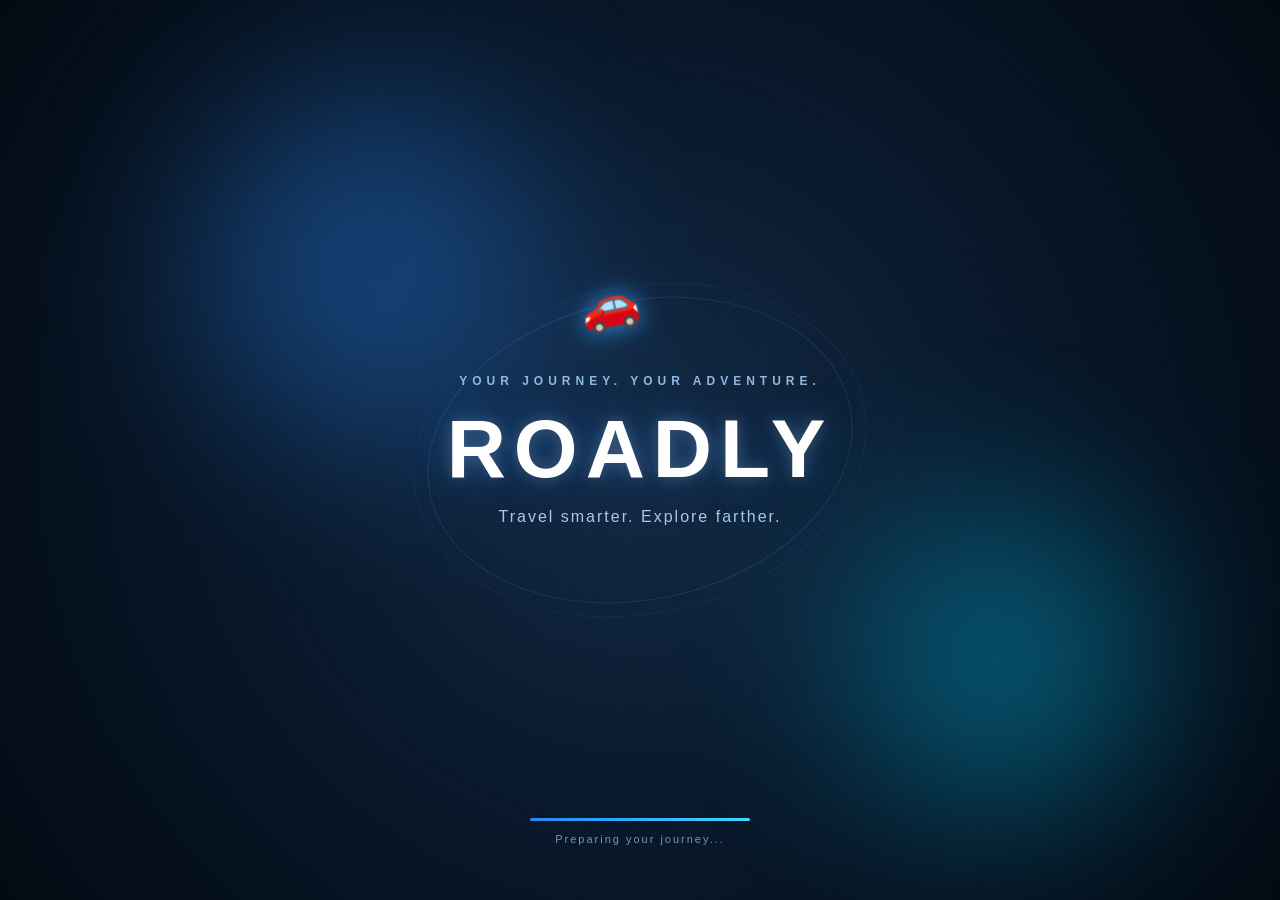
<file: roadly-intro.html>
<!DOCTYPE html>
<html lang="en">

<head>
    <meta charset="UTF-8">
    <meta name="viewport" content="width=device-width, initial-scale=1.0">

    <title>Roadly</title>

    <!-- ONLY intro-page CSS -->
    <link rel="stylesheet" href="roadly-intro.css">
</head>

<body>

    <div class="intro-screen">

        <!-- Background glow -->
        <div class="glow glow-one"></div>
        <div class="glow glow-two"></div>

        <!-- Main Roadly Logo -->
        <div class="roadly-container">

            <!-- Car orbit -->
            <div class="orbit">

                <div class="car">
                    🚗
                </div>

            </div>

            <!-- Text -->
            <div class="brand">

                <p class="tagline">
                    YOUR JOURNEY. YOUR ADVENTURE.
                </p>

                <h1>
                    ROADLY
                </h1>

                <p class="subtitle">
                    Travel smarter. Explore farther.
                </p>

            </div>

        </div>

        <!-- Loading line -->
        <div class="loading-container">

            <div class="loading-bar">
                <div class="loading-progress"></div>
            </div>

            <p>
                Preparing your journey...
            </p>

        </div>

    </div>

    <script src="roadly-intro.js"></script>

</body>

</html>
</file>
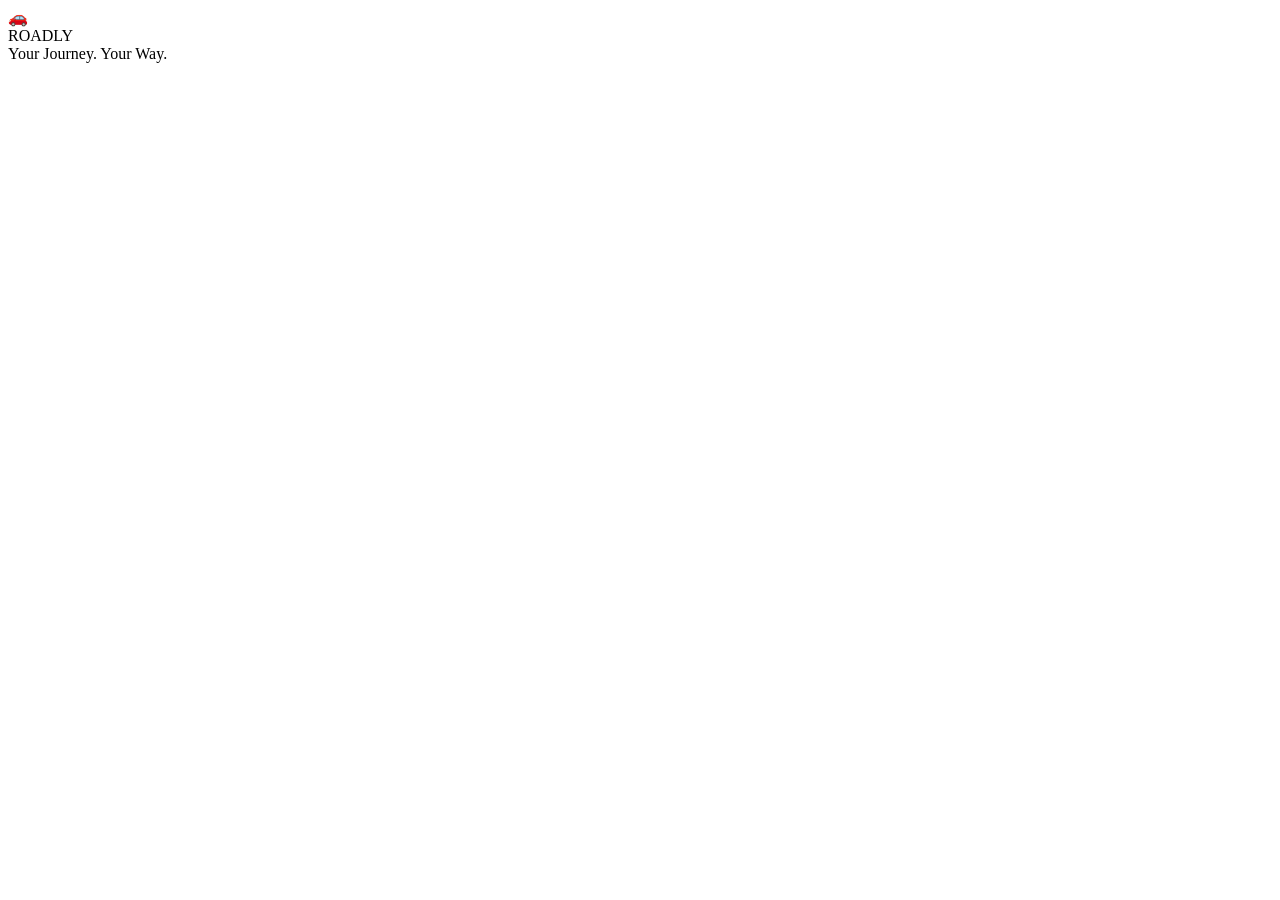
<file: pages/animation.html>
<!DOCTYPE html>
<html lang="en">

<head>

    <meta charset="UTF-8">

    <meta name="viewport"
          content="width=device-width, initial-scale=1.0">

    <title>Roadly</title>

    <link rel="stylesheet"
          href="../css/animations.css">

</head>

<body>

    <div class="roadly-intro">

        <div class="background-glow"></div>

        <div class="road">

            <div class="road-line"></div>

            <div class="car">
                🚗
            </div>

        </div>

        <div class="brand">

            <div class="logo">
                ROADLY
            </div>

            <div class="tagline">
                Your Journey. Your Way.
            </div>

        </div>

        <div class="loading">

            <div class="loading-bar"></div>

        </div>

    </div>

    <script>

        setTimeout(() => {

            window.location.href = "../index.html";

        }, 4500);

    </script>

</body>

</html>
</file>
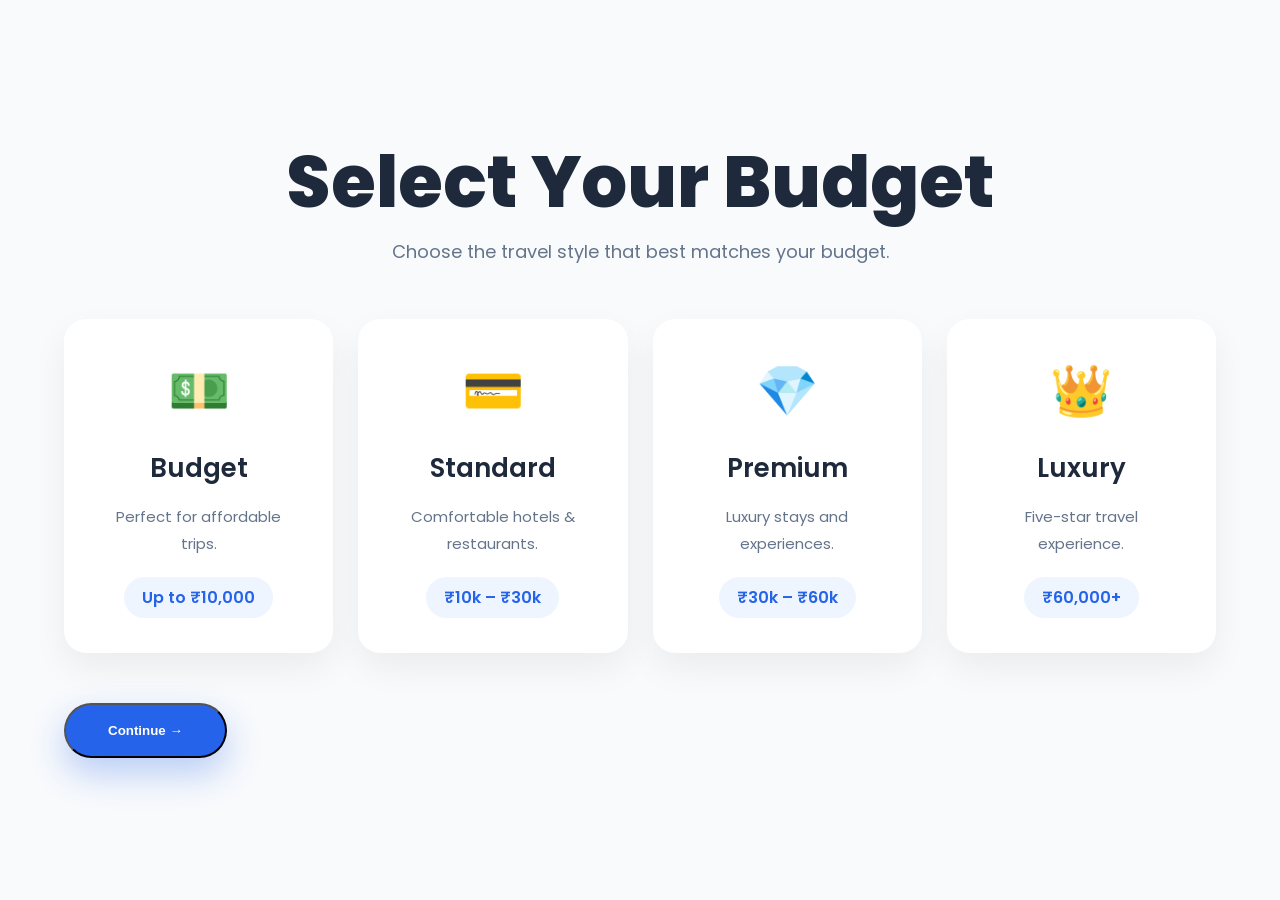
<file: pages/budget.html>
<!DOCTYPE html>
<html lang="en">

<head>

<meta charset="UTF-8">
<meta name="viewport" content="width=device-width, initial-scale=1.0">

<title>Roadly • Budget</title>

<link rel="stylesheet" href="../css/global.css">
<link rel="stylesheet" href="../css/sections.css">

</head>

<body>

<section class="trip-page">

<div class="container">

<h1>Select Your Budget</h1>

<p>Choose the travel style that best matches your budget.</p>

<div class="budget-grid">

<label class="budget-card">

<input type="radio" name="budget" value="Budget">

<h2>💵</h2>

<h3>Budget</h3>

<p>Perfect for affordable trips.</p>

<span>Up to ₹10,000</span>

</label>

<label class="budget-card">

<input type="radio" name="budget" value="Standard">

<h2>💳</h2>

<h3>Standard</h3>

<p>Comfortable hotels & restaurants.</p>

<span>₹10k – ₹30k</span>

</label>

<label class="budget-card">

<input type="radio" name="budget" value="Premium">

<h2>💎</h2>

<h3>Premium</h3>

<p>Luxury stays and experiences.</p>

<span>₹30k – ₹60k</span>

</label>

<label class="budget-card">

<input type="radio" name="budget" value="Luxury">

<h2>👑</h2>

<h3>Luxury</h3>

<p>Five-star travel experience.</p>

<span>₹60,000+</span>

</label>

</div>

<button id="saveBudget" class="primary-btn">

Continue →

</button>

</div>

</section>

<script src="../js/budget.js"></script>

</body>

</html>
</file>
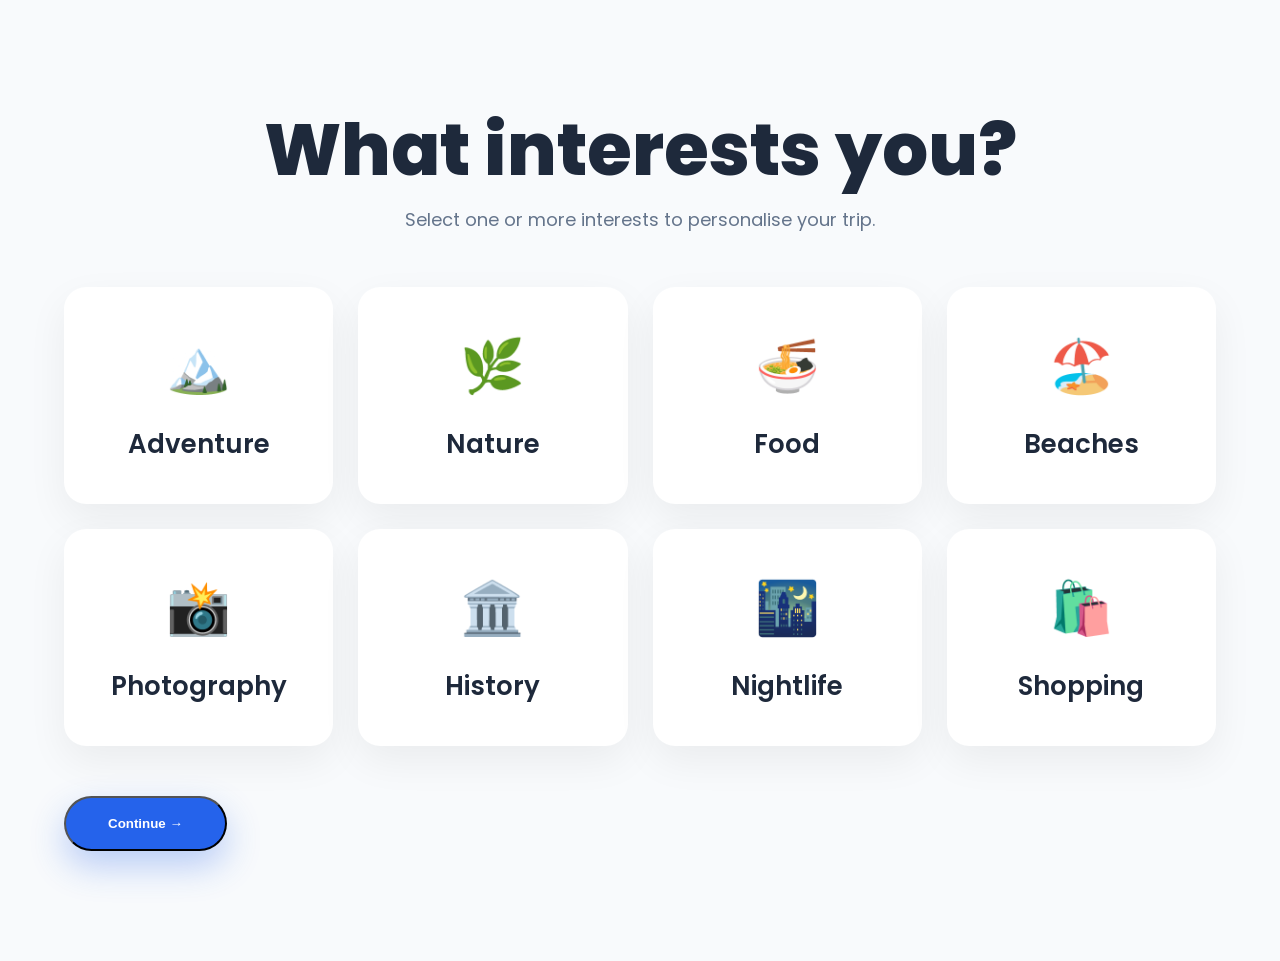
<file: pages/interests.html>
<!DOCTYPE html>
<html lang="en">

<head>

<meta charset="UTF-8">

<meta name="viewport" content="width=device-width, initial-scale=1.0">

<title>Roadly • Travel Interests</title>

<link rel="stylesheet" href="../css/global.css">
<link rel="stylesheet" href="../css/sections.css">

</head>

<body>

<section class="trip-page">

<div class="container">

<h1>What interests you?</h1>

<p>Select one or more interests to personalise your trip.</p>

<div class="interest-grid">

<label class="interest-card">
<input type="checkbox" value="Adventure">
<div>🏔️</div>
<h3>Adventure</h3>
</label>

<label class="interest-card">
<input type="checkbox" value="Nature">
<div>🌿</div>
<h3>Nature</h3>
</label>

<label class="interest-card">
<input type="checkbox" value="Food">
<div>🍜</div>
<h3>Food</h3>
</label>

<label class="interest-card">
<input type="checkbox" value="Beaches">
<div>🏖️</div>
<h3>Beaches</h3>
</label>

<label class="interest-card">
<input type="checkbox" value="Photography">
<div>📸</div>
<h3>Photography</h3>
</label>

<label class="interest-card">
<input type="checkbox" value="History">
<div>🏛️</div>
<h3>History</h3>
</label>

<label class="interest-card">
<input type="checkbox" value="Nightlife">
<div>🌃</div>
<h3>Nightlife</h3>
</label>

<label class="interest-card">
<input type="checkbox" value="Shopping">
<div>🛍️</div>
<h3>Shopping</h3>
</label>

</div>

<button id="saveInterests" class="primary-btn">

Continue →

</button>

</div>

</section>

<script src="../js/interests.js"></script>

</body>

</html>
</file>
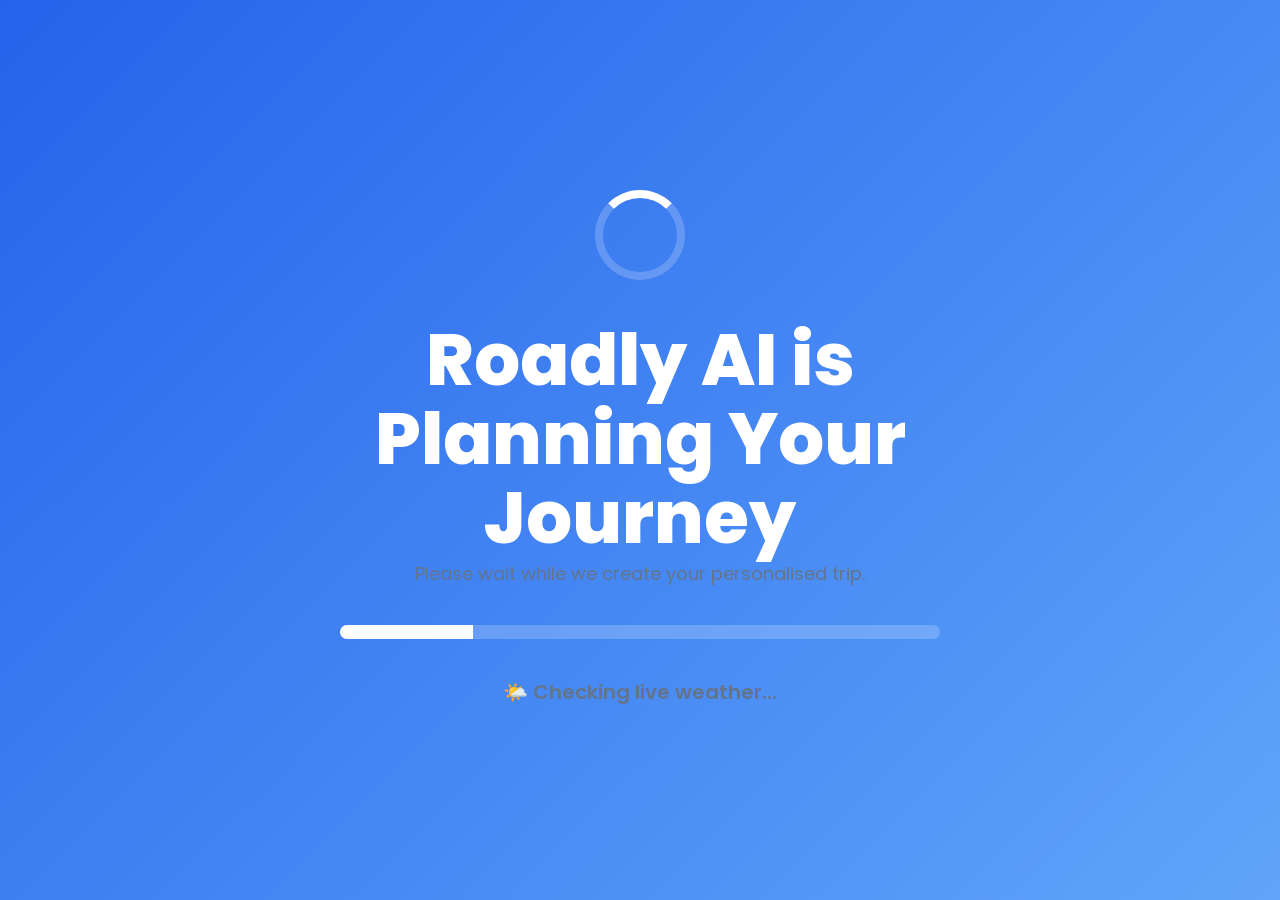
<file: pages/loading.html>
<!DOCTYPE html>
<html lang="en">

<head>

<meta charset="UTF-8">

<meta name="viewport"
content="width=device-width, initial-scale=1.0">

<title>Roadly • Planning Your Trip</title>

<link rel="stylesheet" href="../css/global.css">
<link rel="stylesheet" href="../css/sections.css">

</head>

<body>

<section class="loading-page">

<div class="loading-container">

<div class="ai-loader">

<div class="spinner"></div>

</div>

<h1>Roadly AI is Planning Your Journey</h1>

<p>Please wait while we create your personalised trip.</p>

<div class="progress-container">

<div id="progressBar"></div>

</div>

<p id="loadingText">

Starting AI...

</p>

</div>

</section>

<script src="../js/loading.js"></script>

</body>

</html>
</file>
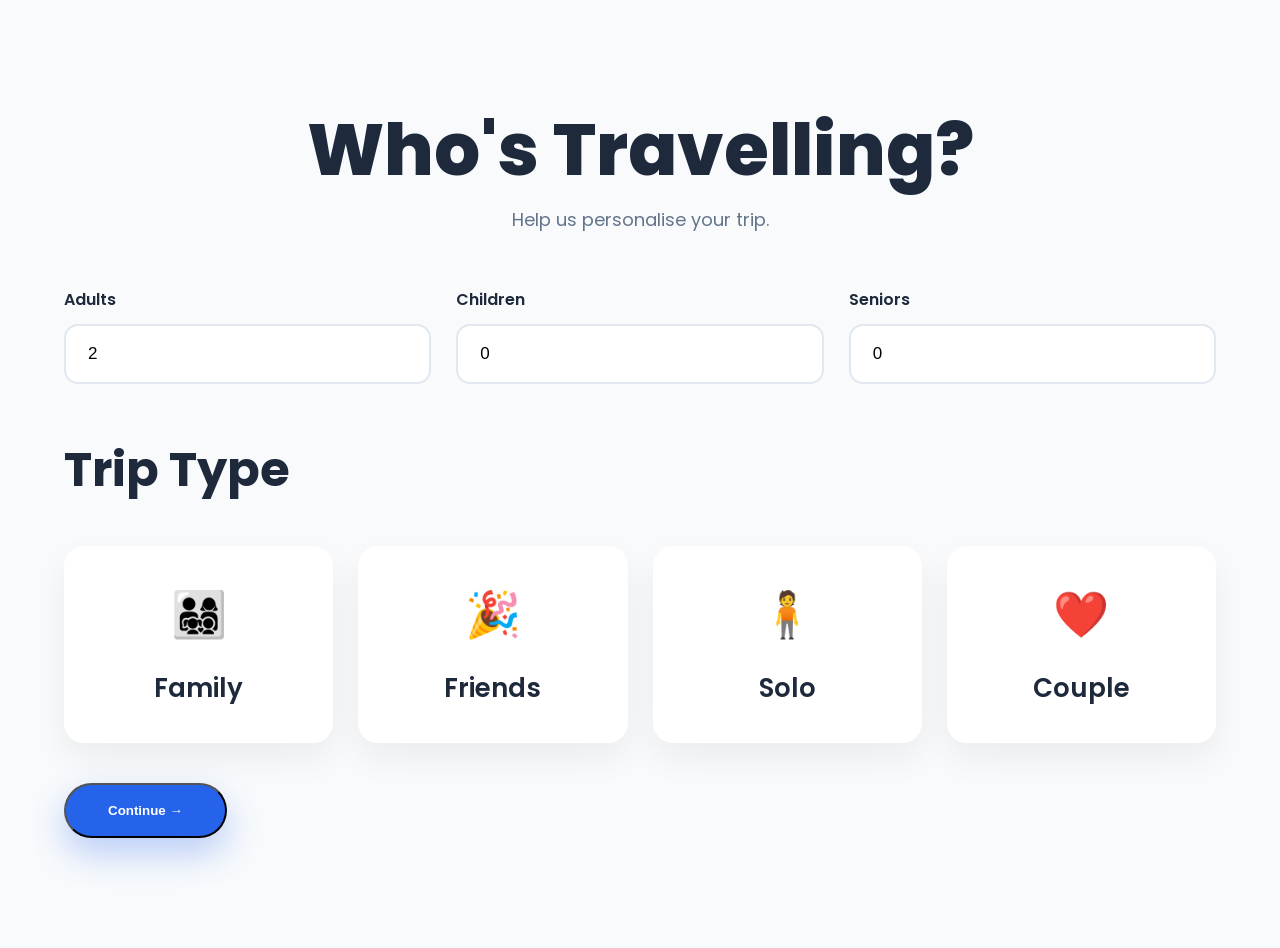
<file: pages/travellers.html>
<!DOCTYPE html>
<html lang="en">

<head>

<meta charset="UTF-8">

<meta name="viewport"
content="width=device-width, initial-scale=1.0">

<title>Roadly • Travellers</title>

<link rel="stylesheet" href="../css/global.css">
<link rel="stylesheet" href="../css/sections.css">

</head>

<body>

<section class="trip-page">

<div class="container">

<h1>Who's Travelling?</h1>

<p>
Help us personalise your trip.
</p>

<div class="traveller-grid">

<div class="input-group">

<label>Adults</label>

<input
id="adults"
type="number"
min="1"
value="2">

</div>

<div class="input-group">

<label>Children</label>

<input
id="children"
type="number"
min="0"
value="0">

</div>

<div class="input-group">

<label>Seniors</label>

<input
id="seniors"
type="number"
min="0"
value="0">

</div>

</div>

<h2 style="margin-top:50px;">
Trip Type
</h2>

<div class="trip-type-grid">

<label class="trip-type-card">

<input
type="radio"
name="tripType"
value="Family">

👨‍👩‍👧‍👦

<h3>Family</h3>

</label>

<label class="trip-type-card">

<input
type="radio"
name="tripType"
value="Friends">

🎉

<h3>Friends</h3>

</label>

<label class="trip-type-card">

<input
type="radio"
name="tripType"
value="Solo">

🧍

<h3>Solo</h3>

</label>

<label class="trip-type-card">

<input
type="radio"
name="tripType"
value="Couple">

❤️

<h3>Couple</h3>

</label>

</div>

<button
id="saveTravellers"
class="primary-btn">

Continue →

</button>

</div>

</section>

<script src="../js/travellers.js"></script>

</body>

</html>
</file>
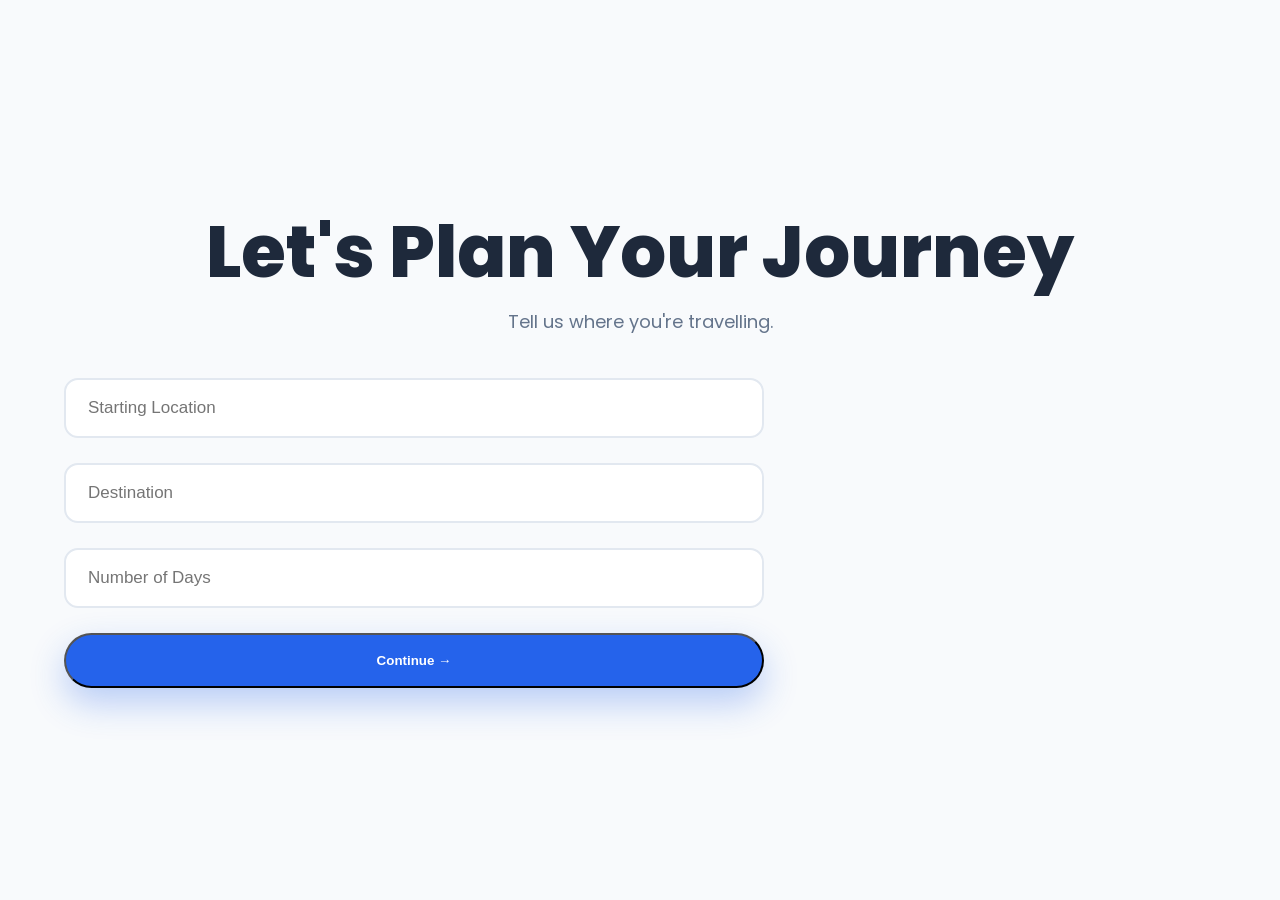
<file: pages/trip.html>
<!DOCTYPE html>

<html lang="en">

<head>

<meta charset="UTF-8">

<meta name="viewport"
content="width=device-width,initial-scale=1.0">

<title>

Roadly • Trip Details

</title>


<link rel="stylesheet"
href="../css/global.css">

<link rel="stylesheet"
href="../css/sections.css">

</head>

<body>

<section class="trip-page">

<div class="container">

<h1>

Let's Plan Your Journey

</h1>

<p>

Tell us where you're travelling.

</p>

<div class="trip-form">

<div class="input-group">

    <input
        id="start"
        type="text"
        placeholder="Starting Location"
        autocomplete="off">

    <div id="startResults" class="search-results"></div>

</div>

<div class="input-group">

    <input
        id="destination"
        type="text"
        placeholder="Destination"
        autocomplete="off">

    <div id="destinationResults" class="search-results"></div>

</div>

<input
id="days"
type="number"
placeholder="Number of Days">

<button
id="continueTrip"
class="primary-btn">

Continue →

</button>

</div>

</div>

</section>


<script src="../js/config.js"></script>

<script src="../js/trip.js"></script>

</body>

</html>
</file>
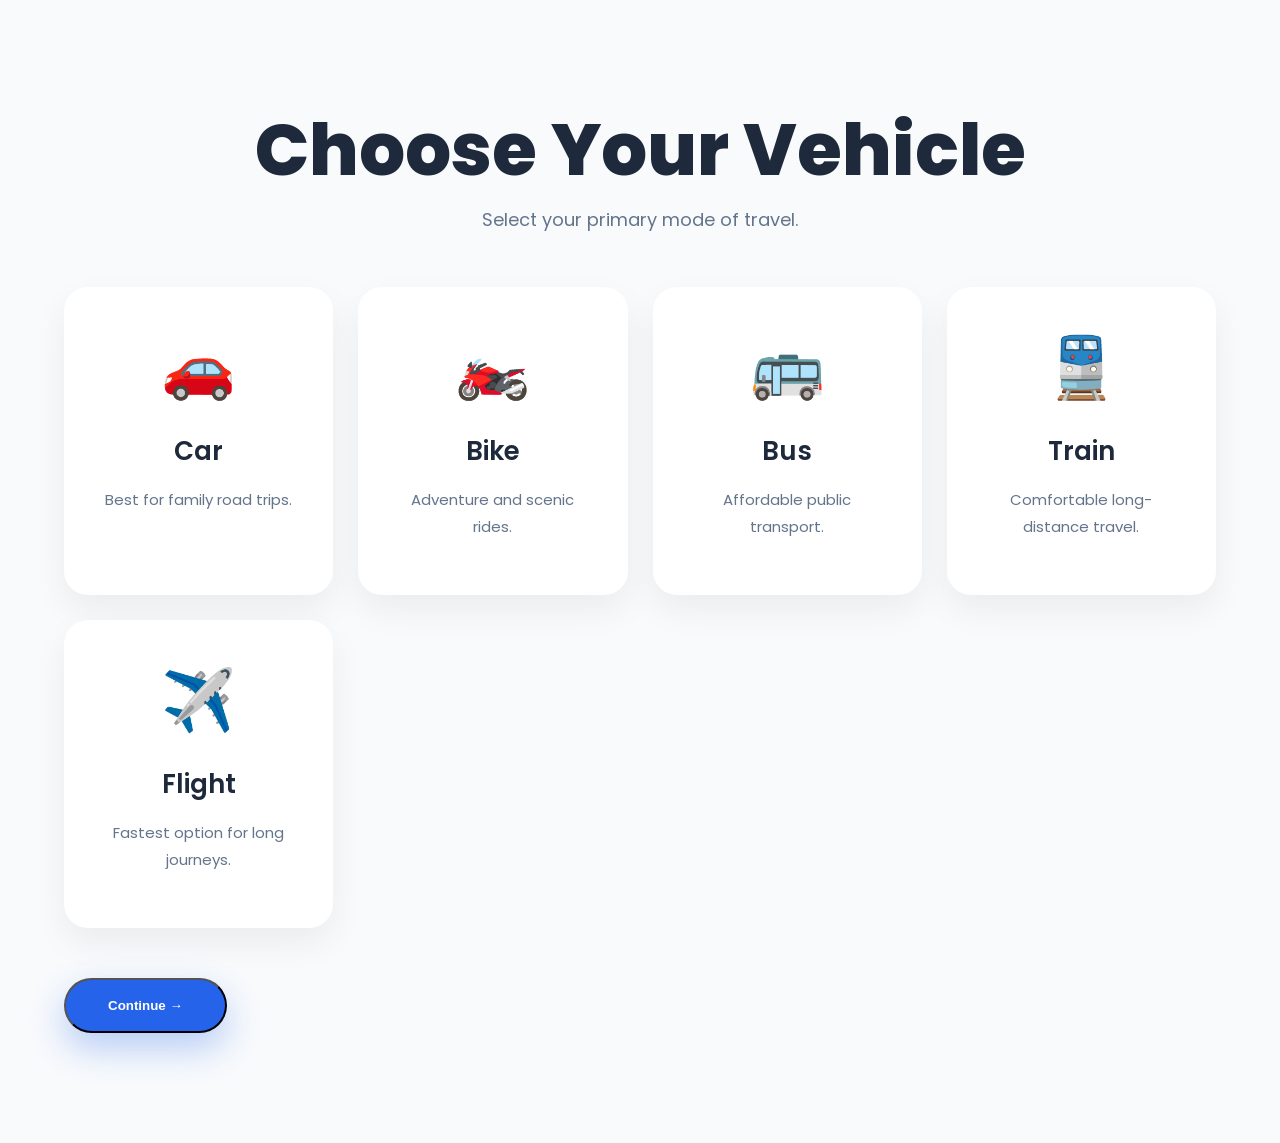
<file: pages/vehicle.html>
<!DOCTYPE html>
<html lang="en">

<head>

<meta charset="UTF-8">
<meta name="viewport" content="width=device-width, initial-scale=1.0">

<title>Roadly • Vehicle</title>

<link rel="stylesheet" href="../css/global.css">
<link rel="stylesheet" href="../css/sections.css">

</head>

<body>

<section class="trip-page">

<div class="container">

<h1>Choose Your Vehicle</h1>

<p>Select your primary mode of travel.</p>

<div class="vehicle-grid">

<label class="vehicle-card">

<input type="radio" name="vehicle" value="Car">

<div class="vehicle-icon">🚗</div>

<h3>Car</h3>

<p>Best for family road trips.</p>

</label>

<label class="vehicle-card">

<input type="radio" name="vehicle" value="Bike">

<div class="vehicle-icon">🏍️</div>

<h3>Bike</h3>

<p>Adventure and scenic rides.</p>

</label>

<label class="vehicle-card">

<input type="radio" name="vehicle" value="Bus">

<div class="vehicle-icon">🚌</div>

<h3>Bus</h3>

<p>Affordable public transport.</p>

</label>

<label class="vehicle-card">

<input type="radio" name="vehicle" value="Train">

<div class="vehicle-icon">🚆</div>

<h3>Train</h3>

<p>Comfortable long-distance travel.</p>

</label>

<label class="vehicle-card">

<input type="radio" name="vehicle" value="Flight">

<div class="vehicle-icon">✈️</div>

<h3>Flight</h3>

<p>Fastest option for long journeys.</p>

</label>

</div>

<button id="saveVehicle" class="primary-btn">

Continue →

</button>

</div>

</section>

<script src="../js/vehicle.js"></script>

</body>

</html>
</file>
<file: roadly-intro.css>
/* =====================================
   ROADLY INTRO PAGE
   Completely isolated styling
===================================== */

* {
    margin: 0;
    padding: 0;
    box-sizing: border-box;
}

body {
    width: 100%;
    height: 100vh;
    overflow: hidden;

    font-family:
        Arial,
        Helvetica,
        sans-serif;

    background: #07111f;
}


/* =====================================
   MAIN SCREEN
===================================== */

.intro-screen {

    position: relative;

    width: 100%;
    height: 100vh;

    display: flex;

    align-items: center;
    justify-content: center;

    flex-direction: column;

    overflow: hidden;

    background:
        radial-gradient(
            circle at center,
            #132b47 0%,
            #09192c 45%,
            #030a13 100%
        );

}


/* =====================================
   GLOW EFFECTS
===================================== */

.glow {

    position: absolute;

    border-radius: 50%;

    filter: blur(90px);

    opacity: 0.35;

    pointer-events: none;

}

.glow-one {

    width: 350px;
    height: 350px;

    background: #2d8cff;

    top: 10%;
    left: 15%;

}

.glow-two {

    width: 300px;
    height: 300px;

    background: #00d4ff;

    right: 10%;
    bottom: 10%;

}


/* =====================================
   ROADLY CONTAINER
===================================== */

.roadly-container {

    position: relative;

    width: 520px;
    height: 420px;

    display: flex;

    align-items: center;
    justify-content: center;

}


/* =====================================
   BRAND
===================================== */

.brand {

    position: relative;

    z-index: 5;

    text-align: center;

}


/* Tagline */

.tagline {

    margin-bottom: 14px;

    font-size: 12px;

    font-weight: 600;

    letter-spacing: 5px;

    color: #8fb7df;

    opacity: 0;

    animation:
        fadeUp 1s ease forwards;

    animation-delay: 0.4s;

}


/* Main logo */

.brand h1 {

    font-size: 82px;

    font-weight: 900;

    letter-spacing: 8px;

    color: white;

    text-shadow:
        0 0 15px rgba(255,255,255,0.2),
        0 0 35px rgba(40,140,255,0.35);

    opacity: 0;

    transform: scale(0.8);

    animation:
        logoAppear 1.2s
        cubic-bezier(.17,.67,.35,1.2)
        forwards;

    animation-delay: 0.7s;

}


/* Subtitle */

.subtitle {

    margin-top: 12px;

    font-size: 16px;

    letter-spacing: 2px;

    color: #aac7e5;

    opacity: 0;

    animation:
        fadeUp 1s ease forwards;

    animation-delay: 1.4s;

}


/* =====================================
   CAR ORBIT
===================================== */

.orbit {

    position: absolute;

    width: 430px;
    height: 300px;

    border: 1px solid rgba(100,170,255,0.15);

    border-radius: 50%;

    transform:
        rotate(-12deg);

}


/* Orbit glow */

.orbit::before {

    content: "";

    position: absolute;

    inset: -15px;

    border-radius: 50%;

    border: 1px solid
        rgba(70,160,255,0.08);

}


/* Car */

.car {

    position: absolute;

    top: -27px;

    left: 50%;

    transform:
        translateX(-50%);

    font-size: 48px;

    filter:
        drop-shadow(
            0 0 12px
            rgba(60,170,255,0.8)
        );

    animation:
        orbitCar 4s
        linear
        infinite;

}


/* =====================================
   LOADING
===================================== */

.loading-container {

    position: absolute;

    bottom: 55px;

    width: 220px;

    text-align: center;

    z-index: 10;

    opacity: 0;

    animation:
        fadeIn 1s ease forwards;

    animation-delay: 1.8s;

}


.loading-bar {

    width: 100%;

    height: 3px;

    background:
        rgba(255,255,255,0.12);

    border-radius: 10px;

    overflow: hidden;

}


.loading-progress {

    width: 0%;

    height: 100%;

    background:
        linear-gradient(
            90deg,
            #2587ff,
            #42d7ff
        );

    animation:
        loading 3.5s
        ease-in-out
        forwards;

}


.loading-container p {

    margin-top: 12px;

    font-size: 11px;

    letter-spacing: 2px;

    color: #7695b5;

}


/* =====================================
   ANIMATIONS
===================================== */

@keyframes orbitCar {

    0% {

        transform:
            translateX(-50%)
            rotate(0deg);

    }

    25% {

        transform:
            translateX(-50%)
            rotate(90deg);

    }

    50% {

        transform:
            translateX(-50%)
            rotate(180deg);

    }

    75% {

        transform:
            translateX(-50%)
            rotate(270deg);

    }

    100% {

        transform:
            translateX(-50%)
            rotate(360deg);

    }

}


@keyframes logoAppear {

    0% {

        opacity: 0;

        transform:
            scale(0.7);

        filter:
            blur(10px);

    }

    70% {

        opacity: 1;

        transform:
            scale(1.05);

        filter:
            blur(0);

    }

    100% {

        opacity: 1;

        transform:
            scale(1);

    }

}


@keyframes fadeUp {

    from {

        opacity: 0;

        transform:
            translateY(15px);

    }

    to {

        opacity: 1;

        transform:
            translateY(0);

    }

}


@keyframes fadeIn {

    from {

        opacity: 0;

    }

    to {

        opacity: 1;

    }

}


@keyframes loading {

    from {

        width: 0%;

    }

    to {

        width: 100%;

    }

}


/* =====================================
   MOBILE
===================================== */

@media (max-width: 600px) {

    .roadly-container {

        width: 100%;

        height: 350px;

    }

    .brand h1 {

        font-size: 52px;

        letter-spacing: 5px;

    }

    .tagline {

        font-size: 9px;

        letter-spacing: 3px;

    }

    .subtitle {

        font-size: 13px;

    }

    .orbit {

        width: 300px;

        height: 230px;

    }

    .car {

        font-size: 38px;

    }

}
</file>
<file: css/animations.css>
/* ==========================================
   ROADLY ANIMATIONS
========================================== */

/* ==========================
   HERO CONTENT
========================== */

.hero-content{

    animation:fadeUp 1.2s ease;

}

/* ==========================
   BUTTONS
========================== */

.primary-btn,
.secondary-btn{

    transition:.35s;

}

.primary-btn:hover{

    transform:translateY(-6px) scale(1.05);

    box-shadow:0 20px 45px rgba(37,99,235,.35);

}

.secondary-btn:hover{

    transform:translateY(-6px);

}

/* ==========================
   CLOUDS
========================== */

.cloud1{

    animation:cloudMove1 45s linear infinite;

}

.cloud2{

    animation:cloudMove2 60s linear infinite;

}

.cloud3{

    animation:cloudMove3 35s linear infinite;

}

@keyframes cloudMove1{

    from{

        transform:translateX(-250px);

    }

    to{

        transform:translateX(calc(100vw + 250px));

    }

}

@keyframes cloudMove2{

    from{

        transform:translateX(250px);

    }

    to{

        transform:translateX(calc(-100vw - 250px));

    }

}

@keyframes cloudMove3{

    from{

        transform:translateX(-150px);

    }

    to{

        transform:translateX(calc(100vw + 150px));

    }

}

/* ==========================
   SUN
========================== */

.sun{

    animation:sunGlow 4s ease-in-out infinite;

}

@keyframes sunGlow{

    0%{

        transform:scale(1);

        box-shadow:
        0 0 70px #FFD54A;

    }

    50%{

        transform:scale(1.08);

        box-shadow:
        0 0 130px #FFD54A;

    }

    100%{

        transform:scale(1);

        box-shadow:
        0 0 70px #FFD54A;

    }

}

/* ==========================
   CAR
========================== */

.car{

    animation:driveCar 12s linear infinite;

}

@keyframes driveCar{

    0%{

        left:-180px;

    }

    100%{

        left:110%;

    }

}

/* ==========================
   ROAD
========================== */

.road-line{

    animation:roadMove .8s linear infinite;

}

@keyframes roadMove{

    from{

        background-position:0;

    }

    to{

        background-position:-170px;

    }

}

/* ==========================
   SCROLL INDICATOR
========================== */

.scroll-indicator{

    animation:bounce 1.5s infinite;

}

@keyframes bounce{

    0%{

        transform:translate(-50%,0);

    }

    50%{

        transform:translate(-50%,12px);

    }

    100%{

        transform:translate(-50%,0);

    }

}

/* ==========================
   HERO TEXT
========================== */

.hero h1{

    animation:titleAnimation 1s ease;

}

.hero p{

    animation:fadeText 1.5s ease;

}

@keyframes titleAnimation{

    from{

        opacity:0;

        transform:translateY(70px);

    }

    to{

        opacity:1;

        transform:translateY(0);

    }

}

@keyframes fadeText{

    from{

        opacity:0;

        transform:translateY(30px);

    }

    to{

        opacity:1;

        transform:translateY(0);

    }

}

@keyframes fadeUp{

    from{

        opacity:0;

        transform:translateY(80px);

    }

    to{

        opacity:1;

        transform:translateY(0);

    }

}

/* ==========================
   FLOATING EFFECT
========================== */

.hero-buttons{

    animation:floatButtons 5s ease-in-out infinite;

}

@keyframes floatButtons{

    0%{

        transform:translateY(0);

    }

    50%{

        transform:translateY(-6px);

    }

    100%{

        transform:translateY(0);

    }

}
/* ==========================
   PHONE FLOAT
========================== */

@keyframes phoneFloat{

    0%{

        transform:translateY(0);

    }

    50%{

        transform:translateY(-18px);

    }

    100%{

        transform:translateY(0);

    }

}
/* =========================================================
   📱 ROADLY ANIMATIONS — MOBILE OPTIMIZATION
   ========================================================= */

@media (max-width: 768px) {

    /* ---------------------------------
       HERO BUTTONS
    --------------------------------- */

    .hero-buttons {
        animation: floatButtonsMobile 5s ease-in-out infinite;
    }


    /* ---------------------------------
       HERO CONTENT
    --------------------------------- */

    .hero-content {
        animation-duration: .9s;
    }

    .hero h1 {
        animation-duration: .8s;
    }

    .hero p {
        animation-duration: 1s;
    }


    /* ---------------------------------
       CLOUDS
    --------------------------------- */

    .cloud1 {
        animation-duration: 55s;
    }

    .cloud2 {
        animation-duration: 70s;
    }

    .cloud3 {
        animation-duration: 45s;
    }


    /* ---------------------------------
       SUN
    --------------------------------- */

    .sun {
        animation-duration: 5s;
    }


    /* ---------------------------------
       CAR
    --------------------------------- */

    .car {
        animation-duration: 14s;
    }

}


/* =========================================================
   📱 SMALL PHONES
   ========================================================= */

@media (max-width: 480px) {

    .hero-buttons {
        animation: none;
    }

    .cloud1 {
        animation-duration: 65s;
    }

    .cloud2 {
        animation-duration: 80s;
    }

    .cloud3 {
        animation-duration: 55s;
    }

}


/* =========================================================
   MOBILE BUTTON FLOAT
   ========================================================= */

@keyframes floatButtonsMobile {

    0% {
        transform: translateY(0);
    }

    50% {
        transform: translateY(-3px);
    }

    100% {
        transform: translateY(0);
    }

}


/* =========================================================
   ACCESSIBILITY
   Disable heavy animations when requested by the device.
   ========================================================= */

@media (prefers-reduced-motion: reduce) {

    *,
    *::before,
    *::after {

        animation-duration: 0.01ms !important;

        animation-iteration-count: 1 !important;

        scroll-behavior: auto !important;

        transition-duration: 0.01ms !important;

    }

}
</file>
<file: css/global.css>
/* ==========================================
   ROADLY 2.0
   GLOBAL STYLES
========================================== */

/* Google Font */

@import url('https://fonts.googleapis.com/css2?family=Poppins:wght@300;400;500;600;700;800&display=swap');

/* ==========================================
   CSS VARIABLES
========================================== */

:root{

    --primary:#2563EB;
    --primary-dark:#1D4ED8;

    --secondary:#60A5FA;

    --dark:#0F172A;

    --light:#F8FAFC;

    --white:#FFFFFF;

    --text:#1E293B;

    --grey:#64748B;

    --border:#E2E8F0;

    --shadow:0 20px 60px rgba(15,23,42,.08);

    --radius:18px;

    --transition:.35s ease;

}

/* ==========================================
   RESET
========================================== */

*{

    margin:0;
    padding:0;
    box-sizing:border-box;

}

html{

    scroll-behavior:smooth;

}

body{

    font-family:'Poppins',sans-serif;

    background:var(--light);

    color:var(--text);

    overflow-x:hidden;

}

/* ==========================================
   LINKS
========================================== */

a{

    text-decoration:none;

    color:inherit;

}

ul{

    list-style:none;

}

/* ==========================================
   IMAGES
========================================== */

img{

    display:block;

    max-width:100%;

}

/* ==========================================
   CONTAINER
========================================== */

.container{

    width:90%;

    max-width:1300px;

    margin:auto;

}

/* ==========================================
   SECTIONS
========================================== */

section{

    padding:110px 0;

}

h1{

    font-size:72px;

    line-height:1.1;

    font-weight:800;

}

h2{

    font-size:48px;

    font-weight:700;

    margin-bottom:20px;

}

h3{

    font-size:26px;

    font-weight:600;

}

p{

    font-size:18px;

    line-height:1.8;

    color:var(--grey);

}

/* ==========================================
   BUTTONS
========================================== */

.primary-btn{

    display:inline-flex;

    align-items:center;

    justify-content:center;

    gap:10px;

    padding:18px 42px;

    background:var(--primary);

    color:white;

    border-radius:50px;

    font-weight:600;

    transition:var(--transition);

    box-shadow:0 15px 35px rgba(37,99,235,.30);

}

.primary-btn:hover{

    background:var(--primary-dark);

    transform:translateY(-5px);

}

.secondary-btn{

    display:inline-flex;

    align-items:center;

    justify-content:center;

    gap:10px;

    padding:18px 42px;

    border:2px solid rgba(255,255,255,.35);

    border-radius:50px;

    backdrop-filter:blur(15px);

    color:white;

    transition:var(--transition);

}

.secondary-btn:hover{

    background:white;

    color:var(--primary);

}

/* ==========================================
   FORM
========================================== */

input{

    width:100%;

    padding:18px 22px;

    border:2px solid var(--border);

    border-radius:14px;

    outline:none;

    font-size:17px;

    transition:var(--transition);

}

input:focus{

    border-color:var(--primary);

}

/* ==========================================
   CARD
========================================== */

.card{

    background:white;

    border-radius:var(--radius);

    box-shadow:var(--shadow);

}

/* ==========================================
   FOOTER
========================================== */

footer{

    background:var(--dark);

    color:white;

    text-align:center;

    padding:80px 0;

}

footer p{

    color:#CBD5E1;

    margin-top:10px;

}
/* =========================================================
   📱 ROADLY 2.0
   GLOBAL RESPONSIVE DESIGN
   ========================================================= */


/* =========================================================
   TABLET — 1024px
   ========================================================= */

@media (max-width: 1024px) {

    .container {
        width: 92%;
    }

    section {
        padding: 85px 0;
    }

    h1 {
        font-size: 58px;
    }

    h2 {
        font-size: 40px;
    }

    h3 {
        font-size: 23px;
    }

    p {
        font-size: 16px;
    }

    .primary-btn,
    .secondary-btn {
        padding: 15px 32px;
    }

}


/* =========================================================
   📱 MOBILE — 768px
   ========================================================= */

@media (max-width: 768px) {

    /* =========================
       GLOBAL
    ========================= */

    html {
        scroll-behavior: smooth;
    }

    body {
        width: 100%;
        overflow-x: hidden;
    }


    /* =========================
       CONTAINER
    ========================= */

    .container {
        width: calc(100% - 30px);
        max-width: none;
    }


    /* =========================
       SECTIONS
    ========================= */

    section {
        padding: 65px 0;
    }


    /* =========================
       HEADINGS
    ========================= */

    h1 {
        font-size: clamp(38px, 10vw, 55px);
        line-height: 1.12;
    }

    h2 {
        font-size: clamp(28px, 7vw, 40px);
        line-height: 1.2;

        margin-bottom: 15px;
    }

    h3 {
        font-size: 21px;
        line-height: 1.3;
    }

    p {
        font-size: 15px;
        line-height: 1.65;
    }


    /* =========================
       BUTTONS
    ========================= */

    .primary-btn,
    .secondary-btn {

        width: auto;

        min-height: 48px;

        padding: 13px 25px;

        font-size: 14px;

        border-radius: 40px;

    }

    .primary-btn:hover,
    .secondary-btn:hover {
        transform: translateY(-2px);
    }


    /* =========================
       FORMS
    ========================= */

    input {

        width: 100%;

        padding: 14px 16px;

        font-size: 15px;

        border-radius: 12px;

    }


    /* =========================
       CARD
    ========================= */

    .card {
        border-radius: 15px;
    }


    /* =========================
       FOOTER
    ========================= */

    footer {
        padding: 60px 20px;
    }

    footer p {
        font-size: 13px;
    }

}


/* =========================================================
   📱 SMALL PHONES — 480px
   ========================================================= */

@media (max-width: 480px) {

    /* =========================
       CONTAINER
    ========================= */

    .container {
        width: calc(100% - 24px);
    }


    /* =========================
       SECTIONS
    ========================= */

    section {
        padding: 55px 0;
    }


    /* =========================
       TYPOGRAPHY
    ========================= */

    h1 {
        font-size: 38px;
    }

    h2 {
        font-size: 27px;
    }

    h3 {
        font-size: 19px;
    }

    p {
        font-size: 14px;
        line-height: 1.6;
    }


    /* =========================
       BUTTONS
    ========================= */

    .primary-btn,
    .secondary-btn {

        width: 100%;

        padding: 12px 18px;

        font-size: 13px;

    }


    /* =========================
       INPUTS
    ========================= */

    input {
        padding: 13px 14px;
        font-size: 14px;
    }


    /* =========================
       FOOTER
    ========================= */

    footer {
        padding: 50px 15px;
    }

}
</file>
<file: css/sections.css>
/* ==========================================
   FEATURES
========================================== */

.features{

    background:white;

}

.section-title{

    text-align:center;

    margin-bottom:70px;

}

.section-title span{

    color:#2563EB;

    font-weight:700;

    letter-spacing:2px;

    text-transform:uppercase;

}

.section-title h2{

    margin-top:15px;

    margin-bottom:20px;

}

.section-title p{

    max-width:700px;

    margin:auto;

}

.feature-grid{

    display:grid;

    grid-template-columns:repeat(3,1fr);

    gap:35px;

}

.feature-card{

    background:white;

    border-radius:24px;

    padding:40px;

    transition:.4s;

    box-shadow:

    0 20px 40px rgba(0,0,0,.06);

}

.feature-card:hover{

    transform:translateY(-12px);

    box-shadow:

    0 30px 60px rgba(37,99,235,.18);

}

.feature-icon{

    width:80px;

    height:80px;

    border-radius:20px;

    display:flex;

    justify-content:center;

    align-items:center;

    background:#EEF5FF;

    font-size:36px;

    margin-bottom:25px;

}

.feature-card h3{

    margin-bottom:15px;

    color:#0F172A;

}

.feature-card p{

    color:#64748B;

}
/* ==========================================
   HOW IT WORKS
========================================== */

.how-it-works{

    background:#F8FAFC;

}

.timeline{

    display:grid;

    grid-template-columns:repeat(4,1fr);

    gap:35px;

    margin-top:60px;

}

.step{

    position:relative;

    background:white;

    padding:40px;

    border-radius:24px;

    text-align:center;

    transition:.35s;

    box-shadow:0 15px 40px rgba(0,0,0,.05);

}

.step:hover{

    transform:translateY(-12px);

    box-shadow:0 25px 60px rgba(37,99,235,.15);

}

.step-number{

    width:75px;

    height:75px;

    margin:auto;

    border-radius:50%;

    background:#2563EB;

    color:white;

    display:flex;

    justify-content:center;

    align-items:center;

    font-size:30px;

    font-weight:700;

    margin-bottom:25px;

}

.step h3{

    margin-bottom:15px;

}

.step p{

    color:#64748B;

}
/* ==========================================
   STATS
========================================== */

.stats{

    background:#2563EB;

    color:white;

}

.stats-grid{

    display:grid;

    grid-template-columns:repeat(4,1fr);

    gap:30px;

}

.stat-card{

    background:rgba(255,255,255,.08);

    backdrop-filter:blur(20px);

    border-radius:20px;

    padding:45px;

    text-align:center;

    transition:.35s;

}

.stat-card:hover{

    transform:translateY(-10px);

}

.stat-card h2{

    font-size:56px;

    color:white;

    margin-bottom:10px;

}

.stat-card p{

    color:#E2E8F0;

}
/* ==========================================
   APP PREVIEW
========================================== */

.app-preview{

    background:white;

}

.preview-grid{

    display:grid;

    grid-template-columns:1fr 1fr;

    align-items:center;

    gap:80px;

}

.preview-text span{

    color:#2563EB;

    font-weight:700;

    letter-spacing:2px;

}

.preview-text h2{

    margin:20px 0;

}

.preview-text p{

    margin-bottom:35px;

}

.phone{

    width:340px;

    height:680px;

    background:#0F172A;

    border-radius:45px;

    padding:15px;

    margin:auto;

    box-shadow:

    0 35px 80px rgba(0,0,0,.25);

    animation:phoneFloat 5s ease-in-out infinite;

}

.phone-screen{

    background:#F8FAFC;

    height:100%;

    border-radius:35px;

    overflow:hidden;

    padding:30px;

}

.phone-notch{

    width:120px;

    height:24px;

    background:black;

    border-radius:20px;

    margin:0 auto 15px;

}

.screen-header{

    font-size:28px;

    font-weight:700;

    text-align:center;

    margin-bottom:30px;

}

.weather-card{

    background:#2563EB;

    color:white;

    padding:25px;

    border-radius:20px;

    text-align:center;

    font-size:32px;

    margin-bottom:25px;

}

.weather-card span{

    display:block;

    margin-top:10px;

    font-size:18px;

}

.dashboard-item{

    background:white;

    border-radius:18px;

    padding:18px;

    margin-bottom:15px;

    font-weight:600;

    box-shadow:

    0 12px 25px rgba(0,0,0,.05);

    transition:.35s;

}

.dashboard-item:hover{

    transform:translateX(10px);

}
/* ==========================================
   TESTIMONIALS
========================================== */

.testimonials{

    background:#F8FAFC;

}

.testimonial-grid{

    display:grid;

    grid-template-columns:repeat(3,1fr);

    gap:35px;

}

.testimonial-card{

    background:white;

    padding:40px;

    border-radius:24px;

    box-shadow:0 15px 40px rgba(0,0,0,.06);

    transition:.35s;

}

.testimonial-card:hover{

    transform:translateY(-12px);

    box-shadow:0 25px 60px rgba(37,99,235,.15);

}

.stars{

    color:#FACC15;

    font-size:24px;

    margin-bottom:20px;

}

.testimonial-card p{

    margin-bottom:30px;

}

.user{

    display:flex;

    align-items:center;

    gap:15px;

}

.avatar{

    width:60px;

    height:60px;

    border-radius:50%;

    background:#2563EB;

    color:white;

    display:flex;

    justify-content:center;

    align-items:center;

    font-size:28px;

}

.user h4{

    margin:0;

    color:#0F172A;

}

.user span{

    color:#64748B;

    font-size:14px;

}
/* ==========================================
   FAQ
========================================== */

.faq{

    background:white;

}

.faq-container{

    max-width:850px;

    margin:60px auto 0;

}

.faq-item{

    margin-bottom:20px;

    border-radius:18px;

    overflow:hidden;

    box-shadow:0 10px 25px rgba(0,0,0,.06);

}

.faq-question{

    width:100%;

    background:white;

    border:none;

    outline:none;

    padding:25px;

    display:flex;

    justify-content:space-between;

    align-items:center;

    cursor:pointer;

    font-size:20px;

    font-weight:600;

    transition:.3s;

}

.faq-question:hover{

    background:#EEF5FF;

}

.faq-question span{

    font-size:28px;

    color:#2563EB;

}

.faq-answer{

    max-height:0;

    overflow:hidden;

    transition:max-height .35s ease;

    background:#F8FAFC;

}

.faq-answer p{

    padding:25px;

}
/* ==========================================
   FINAL CTA
========================================== */

.cta{

    background:
    linear-gradient(
        135deg,
        #2563EB,
        #3B82F6,
        #60A5FA
    );

    color:white;

    text-align:center;

    padding:120px 20px;

}

.cta h2{

    font-size:56px;

    margin-bottom:25px;

    color:white;

}

.cta p{

    max-width:700px;

    margin:auto;

    color:#E2E8F0;

    font-size:20px;

}

.cta-buttons{

    display:flex;

    justify-content:center;

    gap:20px;

    margin-top:45px;

}

/* White outline button */

.dark{

    border:2px solid white;

    color:white;

}

.dark:hover{

    background:white;

    color:#2563EB;

}
/* ==========================================
   FOOTER
========================================== */

.footer{

    background:#0F172A;

    color:white;

    padding:90px 0 30px;

}

.footer-grid{

    display:grid;

    grid-template-columns:2fr 1fr 1fr 1fr;

    gap:50px;

}

.footer h2,
.footer h3{

    color:white;

    margin-bottom:20px;

}

.footer p{

    color:#CBD5E1;

}

.footer ul{

    list-style:none;

    padding:0;

}

.footer li{

    margin-bottom:14px;

    color:#CBD5E1;

    cursor:pointer;

    transition:.3s;

}

.footer li:hover{

    color:#60A5FA;

}

.footer hr{

    margin:50px 0 20px;

    border:none;

    border-top:1px solid rgba(255,255,255,.12);

}

.copyright{

    text-align:center;

    color:#94A3B8;

}
.trip-page{

min-height:100vh;

display:flex;

justify-content:center;

align-items:center;

background:#F8FAFC;

}

.trip-form{

margin-top:40px;

display:grid;

gap:25px;

max-width:700px;

}

.trip-page h1{

text-align:center;

}

.trip-page p{

text-align:center;

margin-top:15px;

margin-bottom:20px;

}
/* =====================================
   INTERESTS
===================================== */

.interest-grid{

display:grid;

grid-template-columns:repeat(4,1fr);

gap:25px;

margin:50px 0;

}

.interest-card{

position:relative;

background:white;

border-radius:22px;

padding:40px;

text-align:center;

cursor:pointer;

transition:.35s;

box-shadow:0 15px 40px rgba(0,0,0,.06);

}

.interest-card:hover{

transform:translateY(-10px);

box-shadow:0 25px 50px rgba(37,99,235,.15);

}

.interest-card div{

font-size:52px;

margin-bottom:20px;

}

.interest-card input{

display:none;

}

.interest-card:has(input:checked){

background:#2563EB;

color:white;

transform:scale(1.04);

}

.interest-card:has(input:checked) h3{

color:white;

}
/* ==========================================
   BUDGET PAGE
========================================== */

.budget-grid{

    display:grid;

    grid-template-columns:repeat(4,1fr);

    gap:25px;

    margin:50px 0;

}

.budget-card{

    background:white;

    border-radius:22px;

    padding:35px;

    text-align:center;

    cursor:pointer;

    transition:.35s;

    box-shadow:0 15px 35px rgba(0,0,0,.06);

}

.budget-card:hover{

    transform:translateY(-10px);

    box-shadow:0 25px 60px rgba(37,99,235,.15);

}

.budget-card input{

    display:none;

}

.budget-card h2{

    font-size:50px;

    margin-bottom:20px;

}

.budget-card h3{

    margin-bottom:15px;

}

.budget-card p{

    font-size:15px;

    margin-bottom:20px;

}

.budget-card span{

    display:inline-block;

    padding:8px 18px;

    border-radius:30px;

    background:#EEF5FF;

    color:#2563EB;

    font-weight:600;

}

.budget-card:has(input:checked){

    background:#2563EB;

    color:white;

    transform:scale(1.04);

}

.budget-card:has(input:checked) p,

.budget-card:has(input:checked) h3{

    color:white;

}

.budget-card:has(input:checked) span{

    background:white;

}
/* ==========================================
   VEHICLE PAGE
========================================== */

.vehicle-grid{

    display:grid;

    grid-template-columns:repeat(auto-fit,minmax(220px,1fr));

    gap:25px;

    margin:50px 0;

}

.vehicle-card{

    background:white;

    border-radius:24px;

    padding:35px;

    text-align:center;

    cursor:pointer;

    transition:.35s;

    box-shadow:0 15px 35px rgba(0,0,0,.06);

}

.vehicle-card:hover{

    transform:translateY(-10px);

    box-shadow:0 25px 60px rgba(37,99,235,.15);

}

.vehicle-card input{

    display:none;

}

.vehicle-icon{

    font-size:60px;

    margin-bottom:20px;

}

.vehicle-card h3{

    margin-bottom:15px;

}

.vehicle-card p{

    font-size:15px;

}

.vehicle-card:has(input:checked){

    background:#2563EB;

    color:white;

    transform:scale(1.04);

}

.vehicle-card:has(input:checked) p{

    color:white;

}
/* ==========================================
   TRAVELLERS
========================================== */

.traveller-grid{

display:grid;

grid-template-columns:repeat(3,1fr);

gap:25px;

margin:50px 0;

}

.input-group{

display:flex;

flex-direction:column;

gap:12px;

}

.input-group label{

font-weight:600;

}

.trip-type-grid{

display:grid;

grid-template-columns:repeat(4,1fr);

gap:25px;

margin:40px 0;

}

.trip-type-card{

background:white;

padding:35px;

border-radius:20px;

text-align:center;

cursor:pointer;

transition:.35s;

box-shadow:0 15px 35px rgba(0,0,0,.06);

font-size:45px;

}

.trip-type-card input{

display:none;

}

.trip-type-card:hover{

transform:translateY(-10px);

}

.trip-type-card:has(input:checked){

background:#2563EB;

color:white;

transform:scale(1.05);

}

.trip-type-card h3{

margin-top:20px;

}
/* ==========================================
   LOADING PAGE
========================================== */

.loading-page{

height:100vh;

display:flex;

justify-content:center;

align-items:center;

background:linear-gradient(
135deg,
#2563EB,
#60A5FA
);

color:white;

text-align:center;

}

.loading-container{

width:min(600px,90%);

}

.ai-loader{

display:flex;

justify-content:center;

margin-bottom:40px;

}

.spinner{

width:90px;

height:90px;

border:8px solid rgba(255,255,255,.2);

border-top:8px solid white;

border-radius:50%;

animation:spin 1s linear infinite;

}

.progress-container{

width:100%;

height:14px;

background:rgba(255,255,255,.2);

border-radius:20px;

margin:35px 0;

overflow:hidden;

}

#progressBar{

width:0;

height:100%;

background:white;

transition:.6s;

}

#loadingText{

font-size:20px;

margin-top:20px;

font-weight:600;

}

@keyframes spin{

100%{

transform:rotate(360deg);

}

}
/* ==========================
   SEARCH AUTOCOMPLETE
========================== */

.input-group{
    position:relative;
    width:100%;
}

.search-results{

    position:absolute;

    top:100%;

    left:0;

    width:100%;

    background:#fff;

    border-radius:12px;

    box-shadow:0 10px 30px rgba(0,0,0,.15);

    max-height:250px;

    overflow-y:auto;

    display:none;

    z-index:1000;

}

.search-item{

    padding:14px 18px;

    cursor:pointer;

    transition:.2s;

}

.search-item:hover{

    background:#EEF4FF;

}
/* =========================================================
   📱 RESPONSIVE DESIGN — MAIN WEBSITE + TRIP PAGES
   ========================================================= */


/* =========================================================
   TABLET — 1024px
   ========================================================= */

@media (max-width: 1024px) {

    /* FEATURES */

    .feature-grid {
        grid-template-columns: repeat(2, 1fr);
        gap: 25px;
    }

    .feature-card {
        padding: 30px;
    }


    /* HOW IT WORKS */

    .timeline {
        grid-template-columns: repeat(2, 1fr);
        gap: 25px;
    }


    /* STATS */

    .stats-grid {
        grid-template-columns: repeat(2, 1fr);
    }


    /* APP PREVIEW */

    .preview-grid {
        gap: 50px;
    }

    .phone {
        width: 300px;
        height: 600px;
    }


    /* TESTIMONIALS */

    .testimonial-grid {
        grid-template-columns: repeat(2, 1fr);
    }


    /* INTERESTS */

    .interest-grid {
        grid-template-columns: repeat(2, 1fr);
    }


    /* BUDGET */

    .budget-grid {
        grid-template-columns: repeat(2, 1fr);
    }


    /* TRAVELLERS */

    .traveller-grid {
        grid-template-columns: repeat(2, 1fr);
    }


    /* TRIP TYPES */

    .trip-type-grid {
        grid-template-columns: repeat(2, 1fr);
    }


    /* FOOTER */

    .footer-grid {
        grid-template-columns: 2fr 1fr 1fr;
        gap: 35px;
    }

}


/* =========================================================
   📱 MOBILE — 768px
   ========================================================= */

@media (max-width: 768px) {

    * {
        box-sizing: border-box;
    }

    body {
        width: 100%;
        overflow-x: hidden;
    }


    /* =====================================================
       SECTION TITLE
    ===================================================== */

    .section-title {
        margin-bottom: 40px;
        padding: 0 10px;
    }

    .section-title span {
        font-size: 12px;
        letter-spacing: 1.5px;
    }

    .section-title h2 {
        font-size: 28px;
        line-height: 1.25;
        margin-top: 10px;
    }

    .section-title p {
        font-size: 14px;
        line-height: 1.6;
    }


    /* =====================================================
       FEATURES
    ===================================================== */

    .feature-grid {
        grid-template-columns: 1fr;
        gap: 18px;
        margin: 0 5px;
    }

    .feature-card {
        padding: 25px;
        border-radius: 18px;
    }

    .feature-card:hover {
        transform: translateY(-5px);
    }

    .feature-icon {
        width: 60px;
        height: 60px;
        border-radius: 16px;
        font-size: 28px;
        margin-bottom: 18px;
    }

    .feature-card h3 {
        font-size: 19px;
        margin-bottom: 10px;
    }

    .feature-card p {
        font-size: 14px;
        line-height: 1.6;
    }


    /* =====================================================
       HOW IT WORKS
    ===================================================== */

    .timeline {
        grid-template-columns: 1fr;
        gap: 18px;
        margin-top: 35px;
    }

    .step {
        padding: 25px 20px;
        border-radius: 18px;
    }

    .step:hover {
        transform: translateY(-5px);
    }

    .step-number {
        width: 60px;
        height: 60px;
        font-size: 24px;
        margin-bottom: 18px;
    }

    .step h3 {
        font-size: 18px;
    }

    .step p {
        font-size: 14px;
        line-height: 1.6;
    }


    /* =====================================================
       STATS
    ===================================================== */

    .stats-grid {
        grid-template-columns: repeat(2, 1fr);
        gap: 12px;
    }

    .stat-card {
        padding: 25px 12px;
        border-radius: 16px;
    }

    .stat-card:hover {
        transform: translateY(-5px);
    }

    .stat-card h2 {
        font-size: 36px;
    }

    .stat-card p {
        font-size: 12px;
    }


    /* =====================================================
       APP PREVIEW
    ===================================================== */

    .preview-grid {
        grid-template-columns: 1fr;
        gap: 45px;
        text-align: center;
    }

    .preview-text {
        width: 100%;
    }

    .preview-text span {
        font-size: 12px;
        letter-spacing: 1.5px;
    }

    .preview-text h2 {
        font-size: 28px;
        line-height: 1.3;
        margin: 15px 0;
    }

    .preview-text p {
        font-size: 14px;
        line-height: 1.6;
        margin-bottom: 25px;
    }

    .phone {
        width: 280px;
        height: 560px;
        border-radius: 35px;
        padding: 12px;
    }

    .phone-screen {
        border-radius: 28px;
        padding: 20px;
    }

    .phone-notch {
        width: 90px;
        height: 20px;
        margin-bottom: 15px;
    }

    .screen-header {
        font-size: 22px;
        margin-bottom: 20px;
    }

    .weather-card {
        padding: 20px;
        border-radius: 16px;
        font-size: 26px;
    }

    .weather-card span {
        font-size: 15px;
    }

    .dashboard-item {
        padding: 14px;
        font-size: 13px;
    }


    /* =====================================================
       TESTIMONIALS
    ===================================================== */

    .testimonial-grid {
        grid-template-columns: 1fr;
        gap: 18px;
    }

    .testimonial-card {
        padding: 25px;
        border-radius: 18px;
    }

    .testimonial-card:hover {
        transform: translateY(-5px);
    }

    .stars {
        font-size: 20px;
        margin-bottom: 15px;
    }

    .testimonial-card p {
        font-size: 14px;
        line-height: 1.7;
        margin-bottom: 22px;
    }

    .avatar {
        width: 50px;
        height: 50px;
        font-size: 22px;
    }

    .user {
        gap: 12px;
    }

    .user h4 {
        font-size: 14px;
    }

    .user span {
        font-size: 12px;
    }


    /* =====================================================
       FAQ
    ===================================================== */

    .faq-container {
        width: 100%;
        margin-top: 35px;
        padding: 0 5px;
    }

    .faq-item {
        margin-bottom: 12px;
        border-radius: 14px;
    }

    .faq-question {
        padding: 18px;
        font-size: 15px;
        line-height: 1.4;
        gap: 15px;
    }

    .faq-question span {
        font-size: 22px;
        flex-shrink: 0;
    }

    .faq-answer p {
        padding: 18px;
        font-size: 14px;
        line-height: 1.6;
    }


    /* =====================================================
       CTA
    ===================================================== */

    .cta {
        padding: 75px 18px;
    }

    .cta h2 {
        font-size: 34px;
        line-height: 1.2;
        margin-bottom: 18px;
    }

    .cta p {
        font-size: 15px;
        line-height: 1.6;
    }

    .cta-buttons {
        flex-direction: column;
        width: 100%;
        gap: 12px;
        margin-top: 30px;
    }

    .cta-buttons button,
    .cta-buttons a {
        width: 100%;
    }


    /* =====================================================
       FOOTER
    ===================================================== */

    .footer {
        padding: 60px 20px 25px;
    }

    .footer-grid {
        grid-template-columns: 1fr;
        gap: 30px;
    }

    .footer h2 {
        font-size: 24px;
    }

    .footer h3 {
        font-size: 17px;
    }

    .footer p,
    .footer li {
        font-size: 14px;
    }

    .footer hr {
        margin: 35px 0 18px;
    }

    .copyright {
        font-size: 12px;
        line-height: 1.5;
    }


    /* =====================================================
       TRIP PAGE
    ===================================================== */

    .trip-page {
        min-height: 100vh;
        padding: 30px 15px;
        align-items: flex-start;
    }

    .trip-form {
        width: 100%;
        max-width: 100%;
        margin-top: 20px;
        gap: 18px;
    }

    .trip-page h1 {
        font-size: 28px;
        line-height: 1.25;
    }

    .trip-page p {
        font-size: 14px;
        line-height: 1.6;
        margin-bottom: 15px;
    }


    /* =====================================================
       INTERESTS
    ===================================================== */

    .interest-grid {
        grid-template-columns: repeat(2, 1fr);
        gap: 12px;
        margin: 30px 0;
    }

    .interest-card {
        padding: 22px 10px;
        border-radius: 16px;
    }

    .interest-card:hover {
        transform: translateY(-5px);
    }

    .interest-card div {
        font-size: 38px;
        margin-bottom: 12px;
    }

    .interest-card h3 {
        font-size: 14px;
    }


    /* =====================================================
       BUDGET
    ===================================================== */

    .budget-grid {
        grid-template-columns: repeat(2, 1fr);
        gap: 12px;
        margin: 30px 0;
    }

    .budget-card {
        padding: 22px 10px;
        border-radius: 16px;
    }

    .budget-card:hover {
        transform: translateY(-5px);
    }

    .budget-card h2 {
        font-size: 35px;
        margin-bottom: 12px;
    }

    .budget-card h3 {
        font-size: 15px;
        margin-bottom: 10px;
    }

    .budget-card p {
        font-size: 12px;
        line-height: 1.5;
        margin-bottom: 12px;
    }

    .budget-card span {
        padding: 6px 12px;
        font-size: 11px;
    }


    /* =====================================================
       VEHICLE
    ===================================================== */

    .vehicle-grid {
        grid-template-columns: repeat(2, 1fr);
        gap: 12px;
        margin: 30px 0;
    }

    .vehicle-card {
        padding: 22px 10px;
        border-radius: 16px;
    }

    .vehicle-card:hover {
        transform: translateY(-5px);
    }

    .vehicle-icon {
        font-size: 42px;
        margin-bottom: 12px;
    }

    .vehicle-card h3 {
        font-size: 15px;
        margin-bottom: 8px;
    }

    .vehicle-card p {
        font-size: 12px;
        line-height: 1.5;
    }


    /* =====================================================
       TRAVELLERS
    ===================================================== */

    .traveller-grid {
        grid-template-columns: 1fr;
        gap: 18px;
        margin: 30px 0;
    }

    .input-group {
        gap: 8px;
    }

    .input-group label {
        font-size: 14px;
    }


    /* =====================================================
       TRIP TYPE
    ===================================================== */

    .trip-type-grid {
        grid-template-columns: repeat(2, 1fr);
        gap: 12px;
        margin: 30px 0;
    }

    .trip-type-card {
        padding: 25px 10px;
        border-radius: 16px;
        font-size: 36px;
    }

    .trip-type-card:hover {
        transform: translateY(-5px);
    }

    .trip-type-card h3 {
        font-size: 14px;
        margin-top: 12px;
    }


    /* =====================================================
       LOADING PAGE
    ===================================================== */

    .loading-page {
        padding: 20px;
    }

    .loading-container {
        width: 100%;
    }

    .spinner {
        width: 70px;
        height: 70px;
        border-width: 7px;
    }

    .progress-container {
        height: 10px;
        margin: 25px 0;
    }

    #loadingText {
        font-size: 16px;
    }


    /* =====================================================
       SEARCH AUTOCOMPLETE
    ===================================================== */

    .search-results {
        max-height: 220px;
        border-radius: 10px;
    }

    .search-item {
        padding: 12px 14px;
        font-size: 14px;
    }

}


/* =========================================================
   📱 SMALL PHONES — 480px
   ========================================================= */

@media (max-width: 480px) {

    /* SECTION */

    .section-title h2 {
        font-size: 25px;
    }


    /* FEATURES */

    .feature-card {
        padding: 20px;
    }


    /* STATS */

    .stat-card {
        padding: 20px 8px;
    }

    .stat-card h2 {
        font-size: 30px;
    }


    /* PHONE PREVIEW */

    .phone {
        width: 250px;
        height: 500px;
    }

    .phone-screen {
        padding: 16px;
    }

    .screen-header {
        font-size: 20px;
    }


    /* INTERESTS */

    .interest-grid {
        gap: 8px;
    }

    .interest-card {
        padding: 18px 6px;
    }

    .interest-card div {
        font-size: 32px;
    }

    .interest-card h3 {
        font-size: 12px;
    }


    /* BUDGET */

    .budget-grid {
        gap: 8px;
    }

    .budget-card {
        padding: 18px 6px;
    }

    .budget-card h2 {
        font-size: 30px;
    }

    .budget-card h3 {
        font-size: 13px;
    }


    /* VEHICLE */

    .vehicle-grid {
        gap: 8px;
    }

    .vehicle-card {
        padding: 18px 6px;
    }

    .vehicle-icon {
        font-size: 36px;
    }

    .vehicle-card h3 {
        font-size: 13px;
    }


    /* TRIP TYPE */

    .trip-type-grid {
        gap: 8px;
    }

    .trip-type-card {
        padding: 20px 6px;
        font-size: 30px;
    }

    .trip-type-card h3 {
        font-size: 12px;
    }


    /* FAQ */

    .faq-question {
        padding: 15px;
        font-size: 14px;
    }

}
</file>
